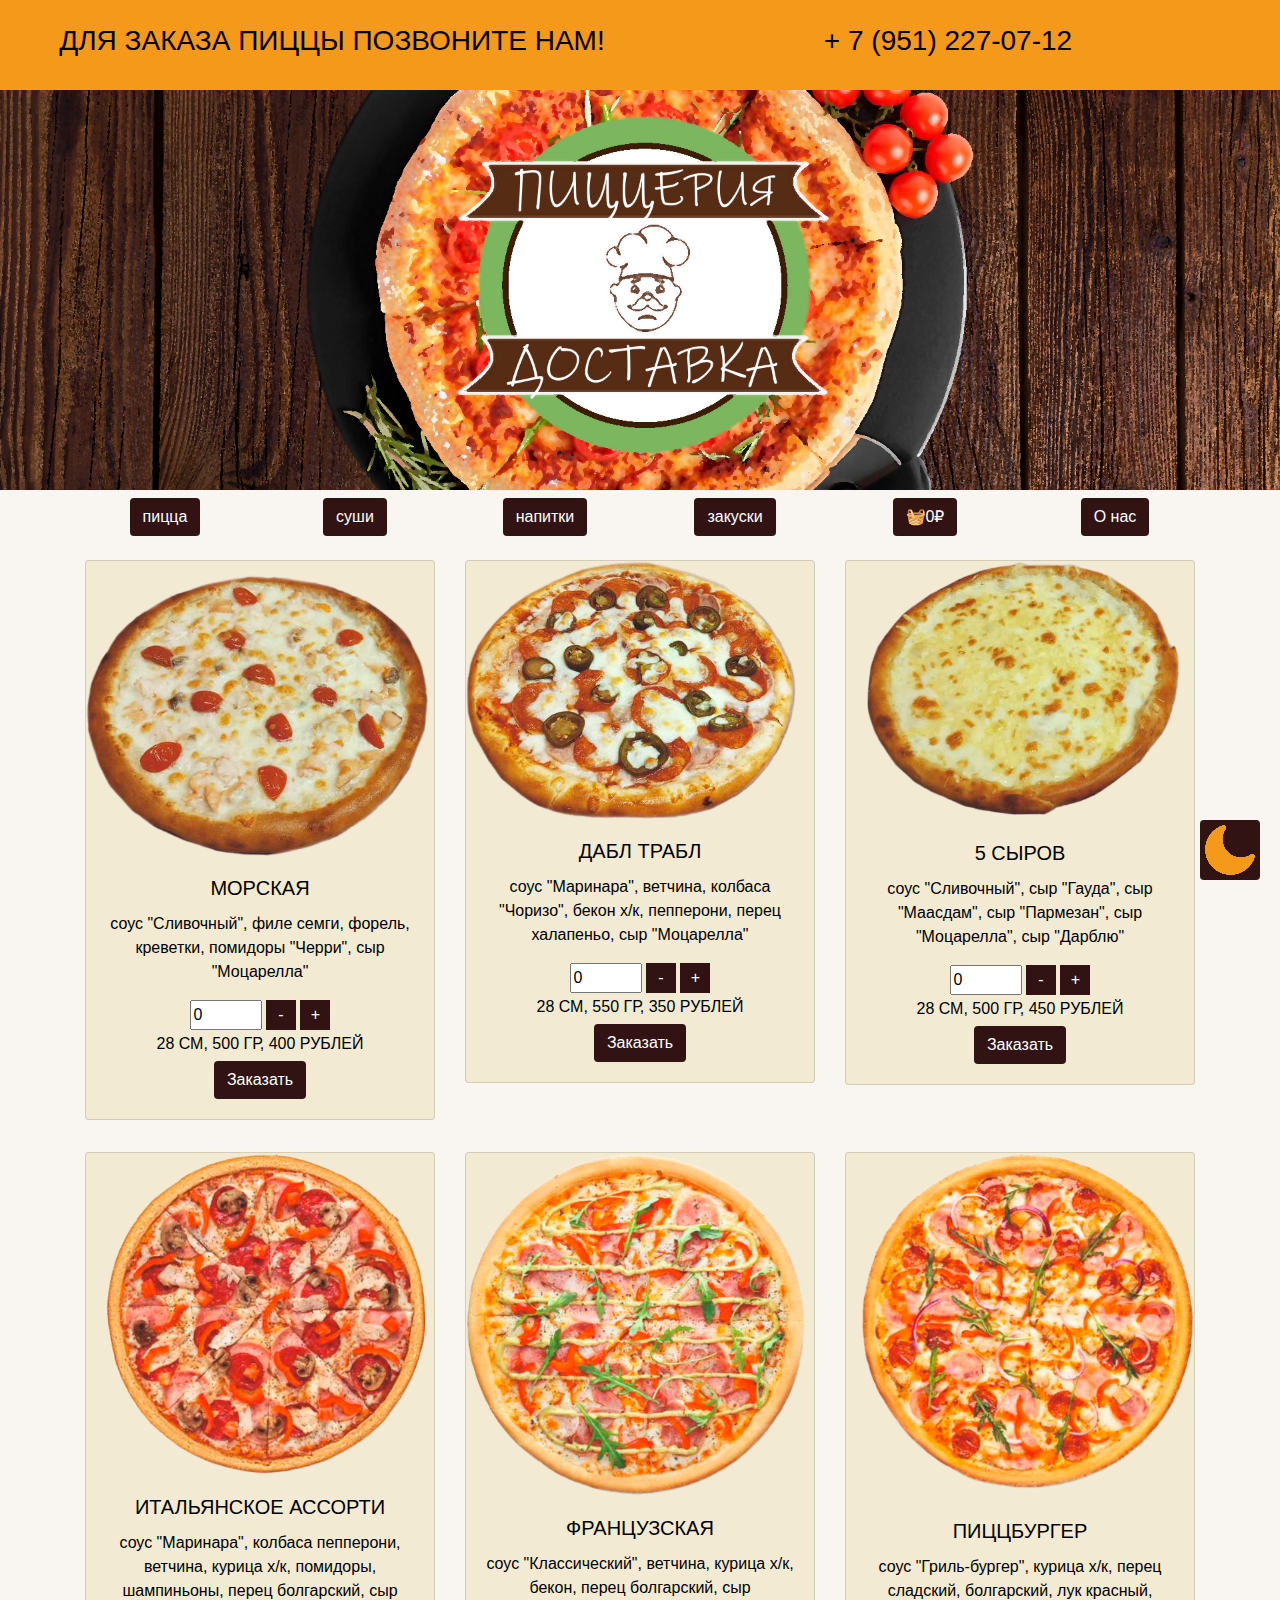
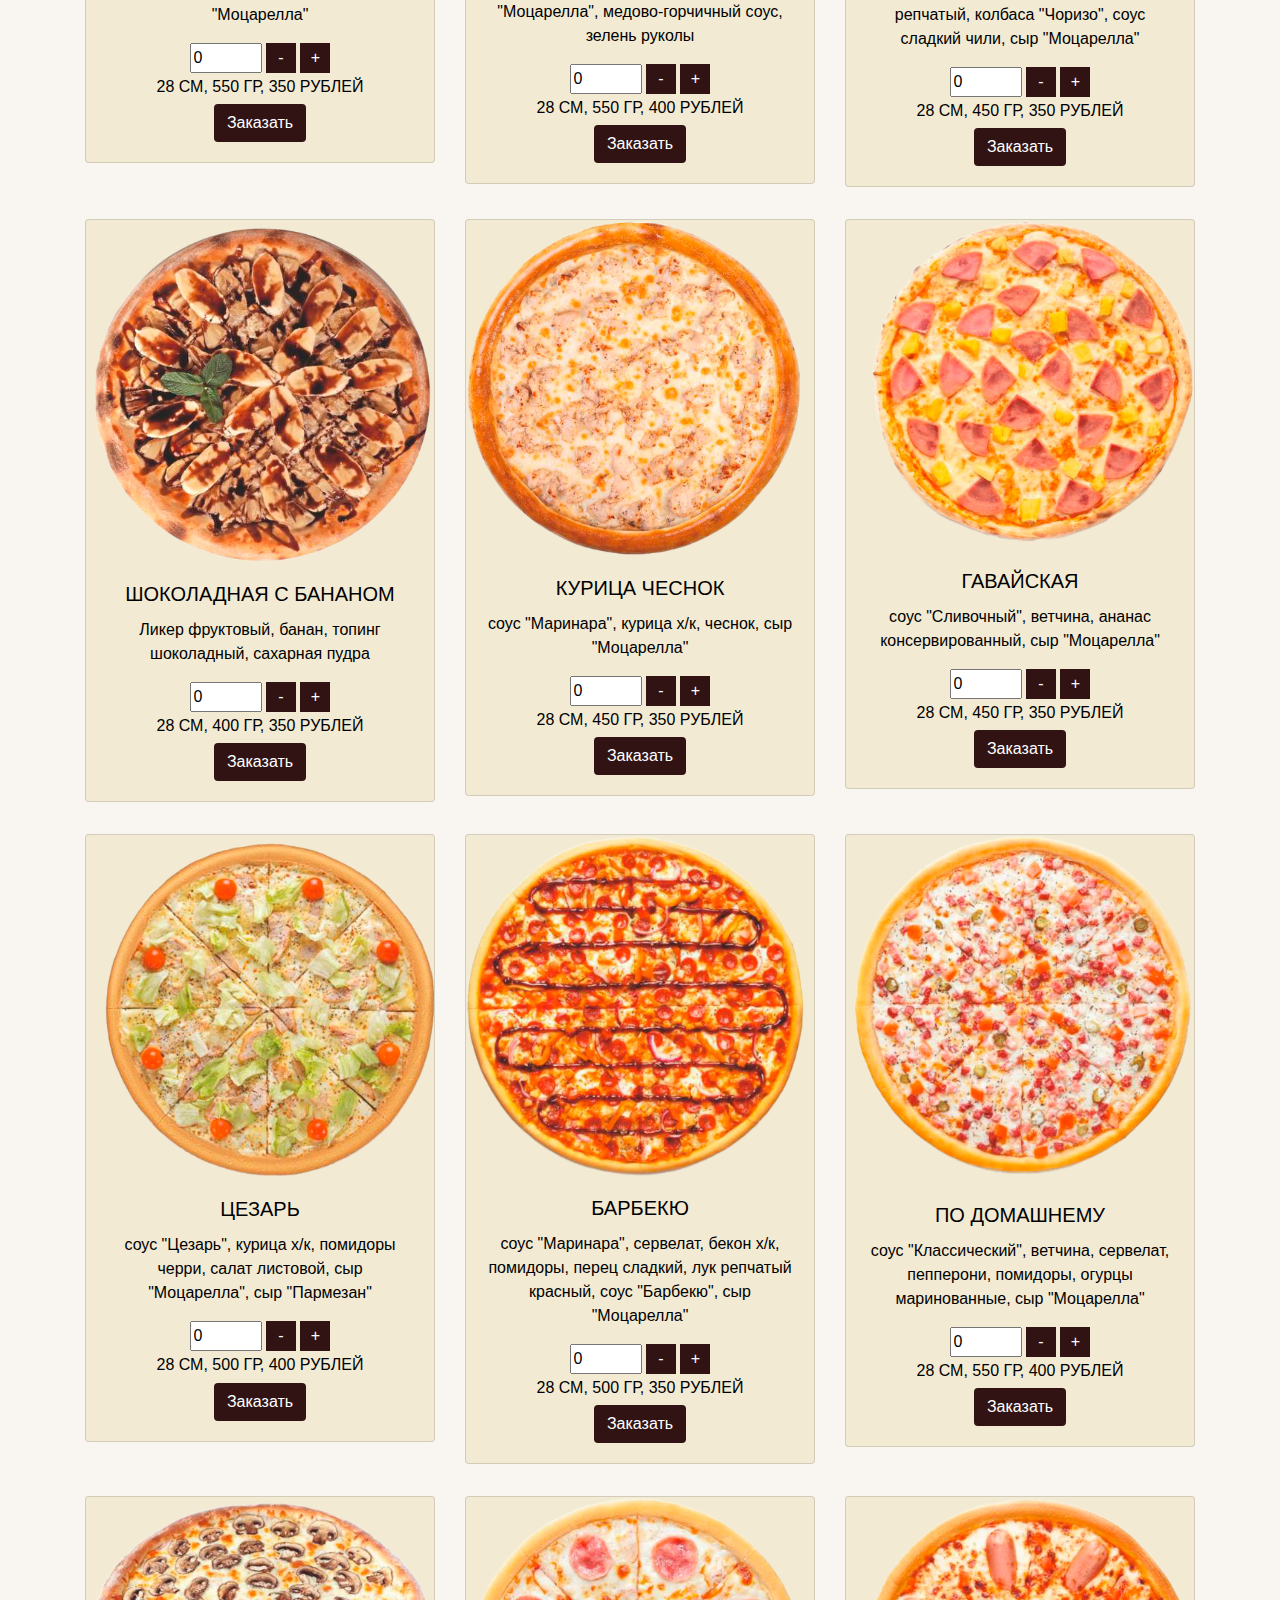
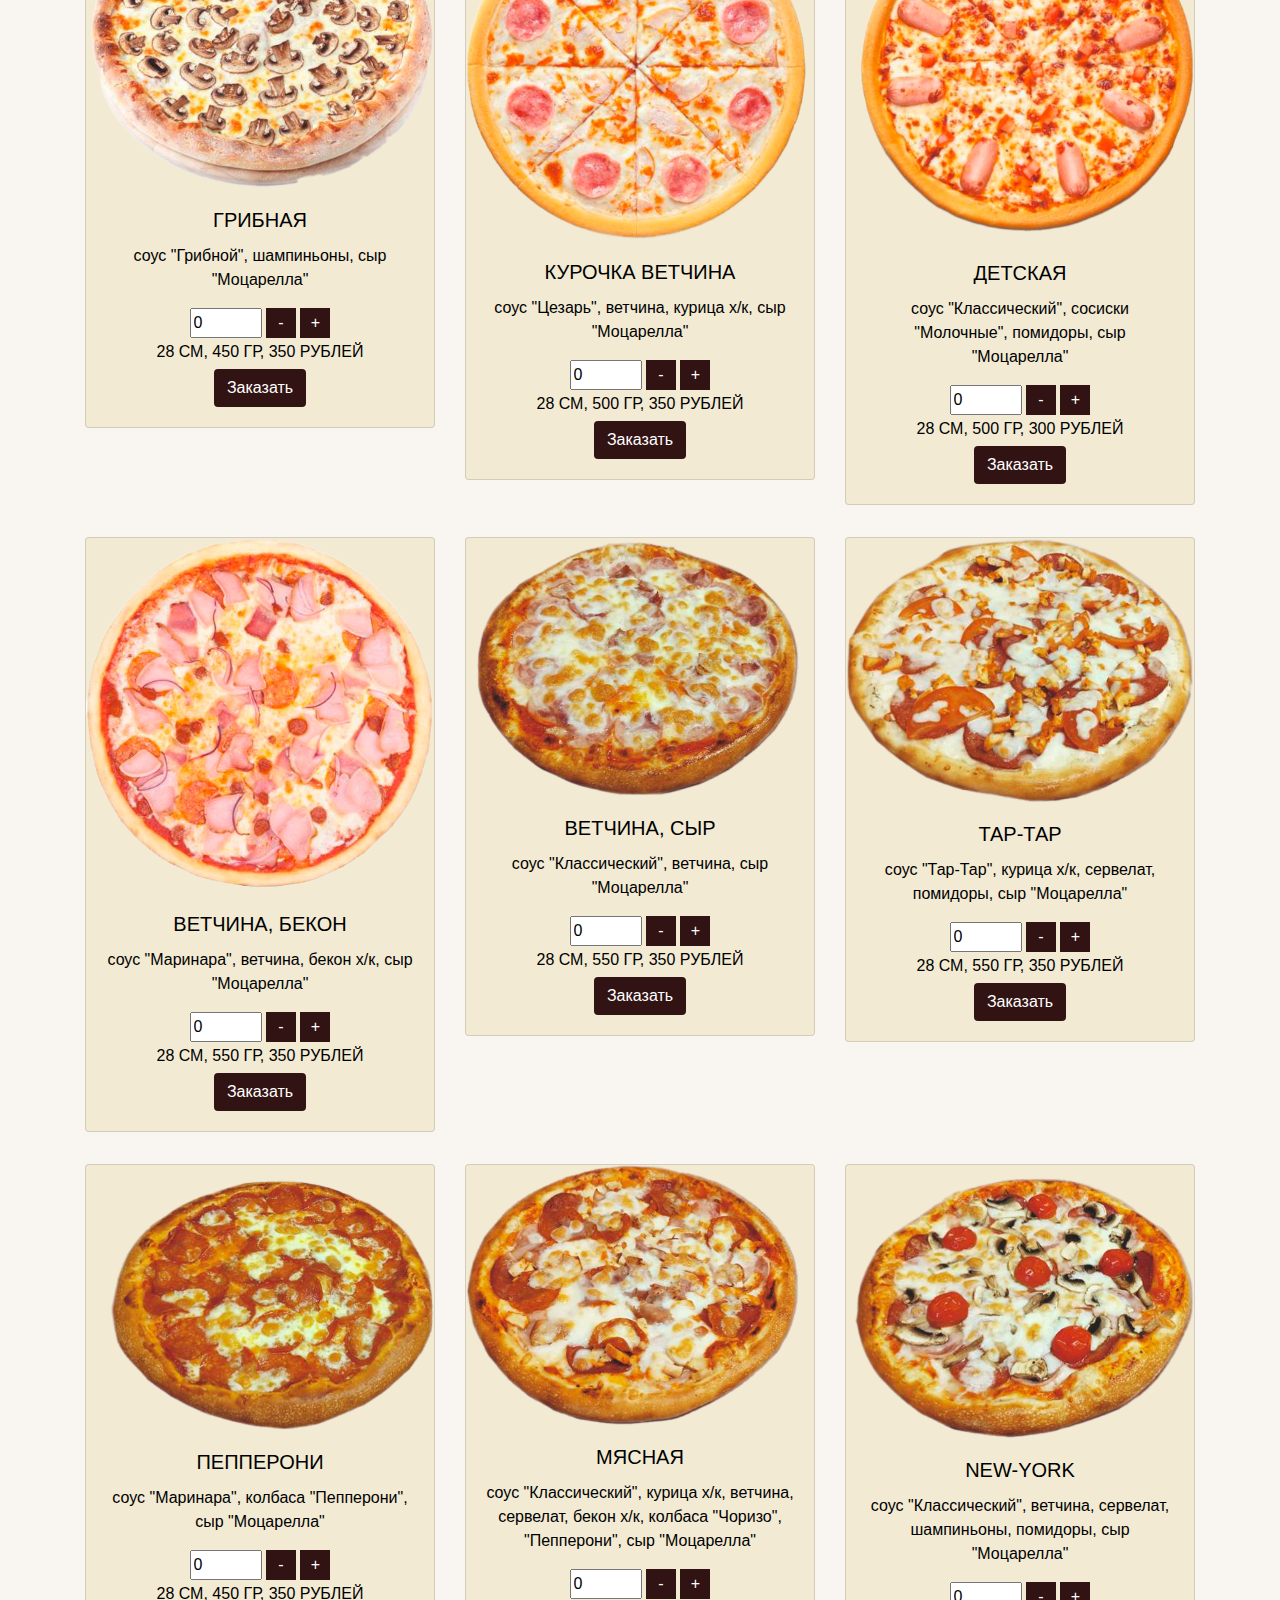
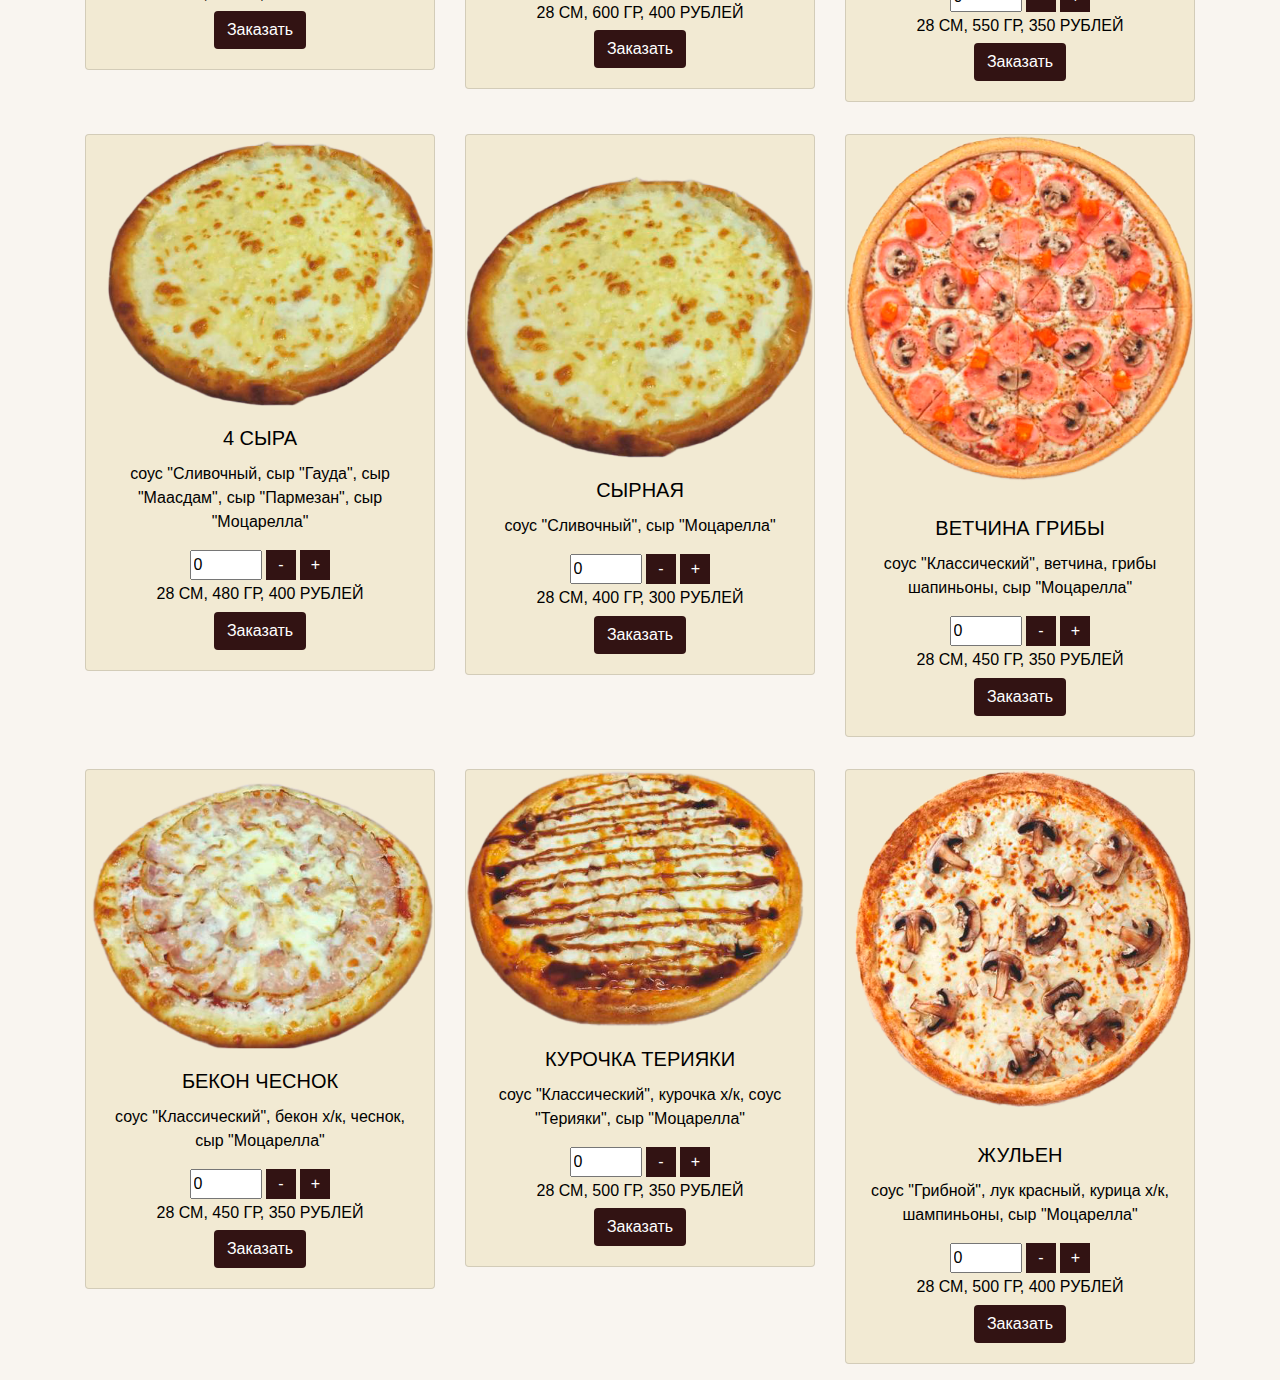
<file: 2/index.html>
<!DOCTYPE html>
<html lang="ru">

<head>
  <meta charset="UTF-8">
  <meta http-equiv="X-UA-Compatible" content="IE=edge">
  <meta name="viewport" content="width=device-width, initial-scale=1.0">
  <link type="image/png" rel="icon" href="img/logo.png">
  <link rel="stylesheet" href="style/bootstrap.min.css">
  <link rel="stylesheet" href="style/ARD-style.css">
  <link rel="stylesheet" href="style/style_light.css" id="theme-link">
  <title>пиццерия</title>
</head>

<body class="main-color">
  <div>
    <button class="btn btn-color theme-btn theme-button p-1" id="theme-button">
      <div class="icon-theme"></div>
    </button>
  </div>

  <div class="container-fluid white">
    <div class="row justify-content-center px-sm-4 hdr-color">

      <div class="col h-header p-4 d-none d-md-block text-center">
        <h3><span>ДЛЯ ЗАКАЗА ПИЦЦЫ ПОЗВОНИТЕ НАМ!</span></h3>
      </div>

      <div class="col p-4 d-none d-md-block text-center">
        <h3><span>+ 7 (951) 227-07-12</span></h3>
      </div>

      <div class="col py-3 d-block d-md-none text-center">
        <h3><span>ДЛЯ ЗАКАЗА ПИЦЦЫ ПОЗВОНИТЕ НАМ!</span></h3>
        <a href="tel:+79512270712" class="btn btn-color">
          <h3><span>+79512270712</span></h3>
        </a>
      </div>

    </div>
  </div>

  <div class="img-main">
  </div>

  <div class="modal fade" id="exampleModal" tabindex="-1" aria-labelledby="exampleModalLabel" aria-hidden="true">
    <div class="modal-dialog">
      <div class="modal-content">
        <div class="modal-header hdr-modal-color">
          <h5 class="modal-title" id="exampleModalLabel">Инструкция</h5>
          <button type="button" class="close" data-dismiss="modal" aria-label="Close">
            <span aria-hidden="true">&times;</span>
          </button>
        </div>
        <div class="modal-body main-modal-color">
          <p class="d-block d-md-none">Чтобы заказать пиццу следуйте инструкции: <br> 1) Позвоните на номер <a
              href="tel:+79512270712"><span>+79512270712</span></a>. <br> 2) Скажите какую пиццу хотите заказать. <br>
              3) Через 15-20 минут пицца будет готова.</p>
          <p class="d-none d-md-block">Чтобы заказать пиццу следуйте инструкции: <br> 1) Позвоните на номер
            <span>+79512270712</span>. <br> 2) Скажите какую пиццу хотите заказать. <br> 3) Через 15-20 минут пицца будет готова.</p>
        </div>
        <div class="modal-footer main-modal-color">
          <button type="button" class="btn btn-color" data-dismiss="modal">Закрыть</button>
        </div>
      </div>
    </div>
  </div>

  <div class="modal fade" id="exampleModal3" tabindex="-1" aria-labelledby="exampleModalLabel3" aria-hidden="true">
    <div class="modal-dialog">
      <div class="modal-content">
        <div class="modal-header hdr-modal-color">
          <h5 class="modal-title" id="exampleModalLabel">Инструкция</h5>
          <button type="button" class="close" data-dismiss="modal" aria-label="Close">
            <span aria-hidden="true">&times;</span>
          </button>
        </div>
        <div class="modal-body main-modal-color">
          <p class="d-block d-md-none">Чтобы заказать суши следуйте инструкции: <br> 1) Позвоните на номер <a
              href="tel:+79512270712"><span>+79512270712</span></a>. <br> 2) Скажите какие суши хотите заказать и в каком количестве. <br>
              3) Через 15-20 минут суши будут готовы.</p>
          <p class="d-none d-md-block">Чтобы заказать суши следуйте инструкции: <br> 1) Позвоните на номер <span>+79512270712</span>. <br> 2) Скажите какие суши хотите заказать и в каком количестве. <br>
              3) Через 15-20 минут суши будут готовы.</p>
        </div>
        <div class="modal-footer main-modal-color">
          <button type="button" class="btn btn-color" data-dismiss="modal">Закрыть</button>
        </div>
      </div>
    </div>
  </div>

  <div class="modal fade" id="exampleModal4" tabindex="-1" aria-labelledby="exampleModalLabel4" aria-hidden="true">
    <div class="modal-dialog">
      <div class="modal-content">
        <div class="modal-header hdr-modal-color">
          <h5 class="modal-title" id="exampleModalLabel">Инструкция</h5>
          <button type="button" class="close" data-dismiss="modal" aria-label="Close">
            <span aria-hidden="true">&times;</span>
          </button>
        </div>
        <div class="modal-body main-modal-color">
          <p>Чтобы заказать молочный коктейль приходите к нам в пиццерию.</p>
        </div>
        <div class="modal-footer main-modal-color">
          <button type="button" class="btn btn-color" data-dismiss="modal">Закрыть</button>
        </div>
      </div>
    </div>
  </div>

  <div class="modal fade" id="exampleModal5" tabindex="-1" aria-labelledby="exampleModalLabel5" aria-hidden="true">
    <div class="modal-dialog">
      <div class="modal-content">
        <div class="modal-header hdr-modal-color">
          <h5 class="modal-title" id="exampleModalLabel">Инструкция</h5>
          <button type="button" class="close" data-dismiss="modal" aria-label="Close">
            <span aria-hidden="true">&times;</span>
          </button>
        </div>
        <div class="modal-body main-modal-color">
          <p>Чтобы заказать картошку приходите к нам в пиццерию.</p>
        </div>
        <div class="modal-footer main-modal-color">
          <button type="button" class="btn btn-color" data-dismiss="modal">Закрыть</button>
        </div>
      </div>
    </div>
  </div>

  <div class="modal fade" id="exampleModal2" tabindex="-1" aria-labelledby="exampleModalLabel" aria-hidden="true">
    <div class="modal-dialog">
      <div class="modal-content">
        <div class="modal-header hdr-modal-color">
          <h5 class="modal-title" id="exampleModalLabel2">О нас</h5>
          <button type="button" class="close" data-dismiss="modal" aria-label="Close">
            <span aria-hidden="true">&times;</span>
          </button>
        </div>
        <div class="modal-body main-modal-color text-center">
          <div class="row">
            <div class="col"><h5>Режим работы: <br> Пн-Пт 11-20 <br> Сб-Вс 11-18</h5></div>
            <div class="col"><h5>Адрес: <br> Доватора, 7  <br> ​Бабанаково, Белово, <br> Кемеровская область.</h5></div>
          </div>
        </div>
        <div class="modal-footer main-modal-color">
          <button type="button" class="btn btn-color" data-dismiss="modal">Закрыть</button>
        </div>
      </div>
    </div>
  </div>

  <div class="container">
    <div class="row text-center">
      <div class="col py-2"><button class="btn btn-color" onclick="showMenu('menu1')">пицца</button></div>
      <div class="col py-2"><button class="btn btn-color" onclick="showMenu('menu2')">суши</button></div>
      <div class="col py-2"><button class="btn btn-color" onclick="showMenu('menu3')">напитки</button></div>
      <div class="col py-2"><button class="btn btn-color" onclick="showMenu('menu4')">закуски</button></div>
      <div class="col py-2"><button class="btn btn-color">&#129530;<span id="total-price">0</span>₽</button></div>
      <div class="col py-2"><button class="text-center btn btn-color" type="button" data-toggle="modal" data-target="#exampleModal2">О нас</button></div>
    </div>
  </div>

  <div class="container" id="menu1">
    <div class="row">

      <div class="col-12 col-md-6 col-lg-4 py-3">
        <div class="card text-center card-color">
          <img src="img/1.png" class="card-img-top" alt="example_1">
          <div class="card-body product-card">
            <h5 class="card-title">МОРСКАЯ</h5>
            <p class="card-text">соус "Сливочный", филе семги, форель, креветки, помидоры "Черри", сыр "Моцарелла"</p>
            <input class="product-quantity mb-1" type="number" max="256" value="0" min="0" oninput="calculateTotalPrice()">
        <button onclick="decreaseQuantity(this)" class="plus">-</button>
        <button onclick="increaseQuantity(this)" class="minus">+</button>
            <h6>28 СМ, 500 ГР, <span class="product-price">400</span> РУБЛЕЙ</h6>
            <button type="button" class="btn btn-color" data-toggle="modal" data-target="#exampleModal">Заказать</button>
          </div>
        </div>
      </div>

      <div class="col-12 col-md-6 col-lg-4 py-3">
        <div class="card text-center card-color">
          <img src="img/2.png" class="card-img-top" alt="example_2">
          <div class="card-body product-card">
            <h5 class="card-title">ДАБЛ ТРАБЛ</h5>
            <p class="card-text">соус "Маринара", ветчина, колбаса "Чоризо", бекон х/к, пепперони, перец халапеньо, сыр
              "Моцарелла"</p>
            <input class="product-quantity mb-1" type="number" max="256" value="0" min="0" oninput="calculateTotalPrice()">
        <button onclick="decreaseQuantity(this)" class="plus">-</button>
        <button onclick="increaseQuantity(this)" class="minus">+</button>
            <h6>28 СМ, 550 ГР, <span class="product-price">350</span> РУБЛЕЙ</h6>
            <button type="button" class="btn btn-color" data-toggle="modal" data-target="#exampleModal">Заказать</button>
          </div>
        </div>
      </div>

      <div class="col-12 col-md-6 col-lg-4 py-3">
        <div class="card text-center card-color">
          <img src="img/3.png" class="card-img-top" alt="example_3">
          <div class="card-body product-card">
            <h5 class="card-title">5 СЫРОВ</h5>
            <p class="card-text">соус "Сливочный", сыр "Гауда", сыр "Маасдам", сыр "Пармезан", сыр "Моцарелла", сыр
              "Дарблю"</p>
            <input class="product-quantity mb-1" type="number" max="256" value="0" min="0" oninput="calculateTotalPrice()">
        <button onclick="decreaseQuantity(this)" class="plus">-</button>
        <button onclick="increaseQuantity(this)" class="minus">+</button>
            <h6>28 СМ, 500 ГР, <span class="product-price">450</span> РУБЛЕЙ</h6>
            <button type="button" class="btn btn-color" data-toggle="modal" data-target="#exampleModal">Заказать</button>
          </div>
        </div>
      </div>

      <div class="col-12 col-md-6 col-lg-4 py-3">
        <div class="card text-center card-color">
          <img src="img/4.png" class="card-img-top" alt="example_4">
          <div class="card-body product-card">
            <h5 class="card-title">ИТАЛЬЯНСКОЕ АССОРТИ</h5>
            <p class="card-text">соус "Маринара", колбаса пепперони, ветчина, курица х/к, помидоры, шампиньоны, перец
              болгарский, сыр "Моцарелла"</p>
            <input class="product-quantity mb-1" type="number" max="256" value="0" min="0" oninput="calculateTotalPrice()">
        <button onclick="decreaseQuantity(this)" class="plus">-</button>
        <button onclick="increaseQuantity(this)" class="minus">+</button>
            <h6>28 СМ, 550 ГР, <span class="product-price">350</span> РУБЛЕЙ</h6>
            <button type="button" class="btn btn-color" data-toggle="modal" data-target="#exampleModal">Заказать</button>
          </div>
        </div>
      </div>

      <div class="col-12 col-md-6 col-lg-4 py-3">
        <div class="card text-center card-color">
          <img src="img/5.png" class="card-img-top" alt="example_5">
          <div class="card-body product-card">
            <h5 class="card-title">ФРАНЦУЗСКАЯ</h5>
            <p class="card-text">соус "Классический", ветчина, курица х/к, бекон, перец болгарский, сыр "Моцарелла",
              медово-горчичный соус, зелень руколы</p>
            <input class="product-quantity mb-1" type="number" max="256" value="0" min="0" oninput="calculateTotalPrice()">
        <button onclick="decreaseQuantity(this)" class="plus">-</button>
        <button onclick="increaseQuantity(this)" class="minus">+</button>
            <h6>28 СМ, 550 ГР, <span class="product-price">400</span> РУБЛЕЙ</h6>
            <button type="button" class="btn btn-color" data-toggle="modal" data-target="#exampleModal">Заказать</button>
          </div>
        </div>
      </div>

      <div class="col-12 col-md-6 col-lg-4 py-3">
        <div class="card text-center card-color">
          <img src="img/6.png" class="card-img-top" alt="example_6">
          <div class="card-body product-card">
            <h5 class="card-title">ПИЦЦБУРГЕР</h5>
            <p class="card-text">соус "Гриль-бургер", курица х/к, перец сладский, болгарский, лук красный, репчатый,
              колбаса "Чоризо", соус сладкий чили, сыр "Моцарелла"</p>
            <input class="product-quantity mb-1" type="number" max="256" value="0" min="0" oninput="calculateTotalPrice()">
        <button onclick="decreaseQuantity(this)" class="plus">-</button>
        <button onclick="increaseQuantity(this)" class="minus">+</button>
            <h6>28 СМ, 450 ГР, <span class="product-price">350</span> РУБЛЕЙ</h6>
            <button type="button" class="btn btn-color" data-toggle="modal" data-target="#exampleModal">Заказать</button>
          </div>
        </div>
      </div>

      <div class="col-12 col-md-6 col-lg-4 py-3">
        <div class="card text-center card-color">
          <img src="img/7.png" class="card-img-top" alt="example_7">
          <div class="card-body product-card">
            <h5 class="card-title">ШОКОЛАДНАЯ С БАНАНОМ</h5>
            <p class="card-text">Ликер фруктовый, банан, топинг шоколадный, сахарная пудра</p>
            <input class="product-quantity mb-1" type="number" max="256" value="0" min="0" oninput="calculateTotalPrice()">
        <button onclick="decreaseQuantity(this)" class="plus">-</button>
        <button onclick="increaseQuantity(this)" class="minus">+</button>
            <h6>28 СМ, 400 ГР, <span class="product-price">350</span> РУБЛЕЙ</h6>
            <button type="button" class="btn btn-color" data-toggle="modal" data-target="#exampleModal">Заказать</button>
          </div>
        </div>
      </div>

      <div class="col-12 col-md-6 col-lg-4 py-3">
        <div class="card text-center card-color">
          <img src="img/8.png" class="card-img-top" alt="example_8">
          <div class="card-body product-card">
            <h5 class="card-title">КУРИЦА ЧЕСНОК</h5>
            <p class="card-text">соус "Маринара", курица х/к, чеснок, сыр "Моцарелла"</p>
            <input class="product-quantity mb-1" type="number" max="256" value="0" min="0" oninput="calculateTotalPrice()">
        <button onclick="decreaseQuantity(this)" class="plus">-</button>
        <button onclick="increaseQuantity(this)" class="minus">+</button>
            <h6>28 СМ, 450 ГР, <span class="product-price">350</span> РУБЛЕЙ</h6>
            <button type="button" class="btn btn-color" data-toggle="modal" data-target="#exampleModal">Заказать</button>
          </div>
        </div>
      </div>

      <div class="col-12 col-md-6 col-lg-4 py-3">
        <div class="card text-center card-color">
          <img src="img/9.png" class="card-img-top" alt="example_9">
          <div class="card-body product-card">
            <h5 class="card-title">ГАВАЙСКАЯ</h5>
            <p class="card-text">соус "Сливочный", ветчина, ананас консервированный, сыр "Моцарелла"</p>
            <input class="product-quantity mb-1" type="number" max="256" value="0" min="0" oninput="calculateTotalPrice()">
        <button onclick="decreaseQuantity(this)" class="plus">-</button>
        <button onclick="increaseQuantity(this)" class="minus">+</button>
            <h6>28 СМ, 450 ГР, <span class="product-price">350</span> РУБЛЕЙ</h6>
            <button type="button" class="btn btn-color" data-toggle="modal" data-target="#exampleModal">Заказать</button>
          </div>
        </div>
      </div>

      <div class="col-12 col-md-6 col-lg-4 py-3">
        <div class="card text-center card-color">
          <img src="img/10.png" class="card-img-top" alt="example_10">
          <div class="card-body product-card">
            <h5 class="card-title">ЦЕЗАРЬ</h5>
            <p class="card-text">соус "Цезарь", курица х/к, помидоры черри, салат листовой, сыр "Моцарелла", сыр
              "Пармезан"</p>
            <input class="product-quantity mb-1" type="number" max="256" value="0" min="0" oninput="calculateTotalPrice()">
        <button onclick="decreaseQuantity(this)" class="plus">-</button>
        <button onclick="increaseQuantity(this)" class="minus">+</button>
            <h6>28 СМ, 500 ГР, <span class="product-price">400</span> РУБЛЕЙ</h6>
            <button type="button" class="btn btn-color" data-toggle="modal" data-target="#exampleModal">Заказать</button>
          </div>
        </div>
      </div>

      <div class="col-12 col-md-6 col-lg-4 py-3">
        <div class="card text-center card-color">
          <img src="img/11.png" class="card-img-top" alt="example_11">
          <div class="card-body product-card">
            <h5 class="card-title">БАРБЕКЮ</h5>
            <p class="card-text">соус "Маринара", сервелат, бекон х/к, помидоры, перец сладкий, лук репчатый красный,
              соус "Барбекю", сыр "Моцарелла"</p>
            <input class="product-quantity mb-1" type="number" max="256" value="0" min="0" oninput="calculateTotalPrice()">
        <button onclick="decreaseQuantity(this)" class="plus">-</button>
        <button onclick="increaseQuantity(this)" class="minus">+</button>
            <h6>28 СМ, 500 ГР, <span class="product-price">350</span> РУБЛЕЙ</h6>
            <button type="button" class="btn btn-color" data-toggle="modal" data-target="#exampleModal">Заказать</button>
          </div>
        </div>
      </div>

      <div class="col-12 col-md-6 col-lg-4 py-3">
        <div class="card text-center card-color">
          <img src="img/12.png" class="card-img-top" alt="example_12">
          <div class="card-body product-card">
            <h5 class="card-title">ПО ДОМАШНЕМУ</h5>
            <p class="card-text">соус "Классический", ветчина, сервелат, пепперони, помидоры, огурцы маринованные, сыр
              "Моцарелла"</p>
            <input class="product-quantity mb-1" type="number" max="256" value="0" min="0" oninput="calculateTotalPrice()">
        <button onclick="decreaseQuantity(this)" class="plus">-</button>
        <button onclick="increaseQuantity(this)" class="minus">+</button>
            <h6>28 СМ, 550 ГР, <span class="product-price">400</span> РУБЛЕЙ</h6>
            <button type="button" class="btn btn-color" data-toggle="modal" data-target="#exampleModal">Заказать</button>
          </div>
        </div>
      </div>

      <div class="col-12 col-md-6 col-lg-4 py-3">
        <div class="card text-center card-color">
          <img src="img/13.png" class="card-img-top" alt="example_13">
          <div class="card-body product-card">
            <h5 class="card-title">ГРИБНАЯ</h5>
            <p class="card-text">соус "Грибной", шампиньоны, сыр "Моцарелла"</p>
            <input class="product-quantity mb-1" type="number" max="256" value="0" min="0" oninput="calculateTotalPrice()">
        <button onclick="decreaseQuantity(this)" class="plus">-</button>
        <button onclick="increaseQuantity(this)" class="minus">+</button>
            <h6>28 СМ, 450 ГР, <span class="product-price">350</span> РУБЛЕЙ</h6>
            <button type="button" class="btn btn-color" data-toggle="modal" data-target="#exampleModal">Заказать</button>
          </div>
        </div>
      </div>

      <div class="col-12 col-md-6 col-lg-4 py-3">
        <div class="card text-center card-color">
          <img src="img/14.png" class="card-img-top" alt="example_14">
          <div class="card-body product-card">
            <h5 class="card-title">КУРОЧКА ВЕТЧИНА</h5>
            <p class="card-text">соус "Цезарь", ветчина, курица х/к, сыр "Моцарелла"</p>
            <input class="product-quantity mb-1" type="number" max="256" value="0" min="0" oninput="calculateTotalPrice()">
        <button onclick="decreaseQuantity(this)" class="plus">-</button>
        <button onclick="increaseQuantity(this)" class="minus">+</button>
            <h6>28 СМ, 500 ГР, <span class="product-price">350</span> РУБЛЕЙ</h6>
            <button type="button" class="btn btn-color" data-toggle="modal" data-target="#exampleModal">Заказать</button>
          </div>
        </div>
      </div>

      <div class="col-12 col-md-6 col-lg-4 py-3">
        <div class="card text-center card-color">
          <img src="img/15.png" class="card-img-top" alt="example_15">
          <div class="card-body product-card">
            <h5 class="card-title">ДЕТСКАЯ</h5>
            <p class="card-text">соус "Классический", сосиски "Молочные", помидоры, сыр "Моцарелла"</p>
            <input class="product-quantity mb-1" type="number" max="256" value="0" min="0" oninput="calculateTotalPrice()">
        <button onclick="decreaseQuantity(this)" class="plus">-</button>
        <button onclick="increaseQuantity(this)" class="minus">+</button>
            <h6>28 СМ, 500 ГР, <span class="product-price">300</span> РУБЛЕЙ</h6>
            <button type="button" class="btn btn-color" data-toggle="modal" data-target="#exampleModal">Заказать</button>
          </div>
        </div>
      </div>

      <div class="col-12 col-md-6 col-lg-4 py-3">
        <div class="card text-center card-color">
          <img src="img/16.png" class="card-img-top" alt="example_16">
          <div class="card-body product-card">
            <h5 class="card-title">ВЕТЧИНА, БЕКОН</h5>
            <p class="card-text">соус "Маринара", ветчина, бекон х/к, сыр "Моцарелла"</p>
            <input class="product-quantity mb-1" type="number" max="256" value="0" min="0" oninput="calculateTotalPrice()">
        <button onclick="decreaseQuantity(this)" class="plus">-</button>
        <button onclick="increaseQuantity(this)" class="minus">+</button>
            <h6>28 СМ, 550 ГР, <span class="product-price">350</span> РУБЛЕЙ</h6>
            <button type="button" class="btn btn-color" data-toggle="modal" data-target="#exampleModal">Заказать</button>
          </div>
        </div>
      </div>

      <div class="col-12 col-md-6 col-lg-4 py-3">
        <div class="card text-center card-color">
          <img src="img/17.png" class="card-img-top" alt="example_17">
          <div class="card-body product-card">
            <h5 class="card-title">ВЕТЧИНА, СЫР</h5>
            <p class="card-text">соус "Классический", ветчина, сыр "Моцарелла"</p>
            <input class="product-quantity mb-1" type="number" max="256" value="0" min="0" oninput="calculateTotalPrice()">
        <button onclick="decreaseQuantity(this)" class="plus">-</button>
        <button onclick="increaseQuantity(this)" class="minus">+</button>
            <h6>28 СМ, 550 ГР, <span class="product-price">350</span> РУБЛЕЙ</h6>
            <button type="button" class="btn btn-color" data-toggle="modal" data-target="#exampleModal">Заказать</button>
          </div>
        </div>
      </div>

      <div class="col-12 col-md-6 col-lg-4 py-3">
        <div class="card text-center card-color">
          <img src="img/18.png" class="card-img-top" alt="example_18">
          <div class="card-body product-card">
            <h5 class="card-title">ТАР-ТАР</h5>
            <p class="card-text">соус "Тар-Тар", курица х/к, сервелат, помидоры, сыр "Моцарелла"</p>
            <input class="product-quantity mb-1" type="number" max="256" value="0" min="0" oninput="calculateTotalPrice()">
        <button onclick="decreaseQuantity(this)" class="plus">-</button>
        <button onclick="increaseQuantity(this)" class="minus">+</button>
            <h6>28 СМ, 550 ГР, <span class="product-price">350</span> РУБЛЕЙ</h6>
            <button type="button" class="btn btn-color" data-toggle="modal" data-target="#exampleModal">Заказать</button>
          </div>
        </div>
      </div>

      <div class="col-12 col-md-6 col-lg-4 py-3">
        <div class="card text-center card-color">
          <img src="img/19.png" class="card-img-top" alt="example_19">
          <div class="card-body product-card">
            <h5 class="card-title">ПЕППЕРОНИ</h5>
            <p class="card-text">соус "Маринара", колбаса "Пепперони", сыр "Моцарелла"</p>
            <input class="product-quantity mb-1" type="number" max="256" value="0" min="0" oninput="calculateTotalPrice()">
        <button onclick="decreaseQuantity(this)" class="plus">-</button>
        <button onclick="increaseQuantity(this)" class="minus">+</button>
            <h6>28 СМ, 450 ГР, <span class="product-price">350</span> РУБЛЕЙ</h6>
            <button type="button" class="btn btn-color" data-toggle="modal" data-target="#exampleModal">Заказать</button>
          </div>
        </div>
      </div>

      <div class="col-12 col-md-6 col-lg-4 py-3">
        <div class="card text-center card-color">
          <img src="img/20.png" class="card-img-top" alt="example_20">
          <div class="card-body product-card">
            <h5 class="card-title">МЯСНАЯ</h5>
            <p class="card-text">соус "Классический", курица х/к, ветчина, сервелат, бекон х/к, колбаса "Чоризо",
              "Пепперони", сыр "Моцарелла"</p>
            <input class="product-quantity mb-1" type="number" max="256" value="0" min="0" oninput="calculateTotalPrice()">
        <button onclick="decreaseQuantity(this)" class="plus">-</button>
        <button onclick="increaseQuantity(this)" class="minus">+</button>
            <h6>28 СМ, 600 ГР, <span class="product-price">400</span> РУБЛЕЙ</h6>
            <button type="button" class="btn btn-color" data-toggle="modal" data-target="#exampleModal">Заказать</button>
          </div>
        </div>
      </div>

      <div class="col-12 col-md-6 col-lg-4 py-3">
        <div class="card text-center card-color">
          <img src="img/21.png" class="card-img-top" alt="example_21">
          <div class="card-body product-card">
            <h5 class="card-title">NEW-YORK</h5>
            <p class="card-text">соус "Классический", ветчина, сервелат, шампиньоны, помидоры, сыр "Моцарелла"</p>
            <input class="product-quantity mb-1" type="number" max="256" value="0" min="0" oninput="calculateTotalPrice()">
        <button onclick="decreaseQuantity(this)" class="plus">-</button>
        <button onclick="increaseQuantity(this)" class="minus">+</button>
            <h6>28 СМ, 550 ГР, <span class="product-price">350</span> РУБЛЕЙ</h6>
            <button type="button" class="btn btn-color" data-toggle="modal" data-target="#exampleModal">Заказать</button>
          </div>
        </div>
      </div>

      <div class="col-12 col-md-6 col-lg-4 py-3">
        <div class="card text-center card-color">
          <img src="img/22.png" class="card-img-top" alt="example_22">
          <div class="card-body product-card">
            <h5 class="card-title">4 СЫРА</h5>
            <p class="card-text">соус "Сливочный, сыр "Гауда", сыр "Маасдам", сыр "Пармезан", сыр "Моцарелла"</p>
            <input class="product-quantity mb-1" type="number" max="256" value="0" min="0" oninput="calculateTotalPrice()">
        <button onclick="decreaseQuantity(this)" class="plus">-</button>
        <button onclick="increaseQuantity(this)" class="minus">+</button>
            <h6>28 СМ, 480 ГР, <span class="product-price">400</span> РУБЛЕЙ</h6>
            <button type="button" class="btn btn-color" data-toggle="modal" data-target="#exampleModal">Заказать</button>
          </div>
        </div>
      </div>

      <div class="col-12 col-md-6 col-lg-4 py-3">
        <div class="card text-center card-color">
          <img src="img/23.png" class="card-img-top" alt="example_23">
          <div class="card-body product-card">
            <h5 class="card-title">СЫРНАЯ</h5>
            <p class="card-text">соус "Сливочный", сыр "Моцарелла"</p>
            <input class="product-quantity mb-1" type="number" max="256" value="0" min="0" oninput="calculateTotalPrice()">
        <button onclick="decreaseQuantity(this)" class="plus">-</button>
        <button onclick="increaseQuantity(this)" class="minus">+</button>
            <h6>28 СМ, 400 ГР, <span class="product-price">300</span> РУБЛЕЙ</h6>
            <button type="button" class="btn btn-color" data-toggle="modal" data-target="#exampleModal">Заказать</button>
          </div>
        </div>
      </div>

      <div class="col-12 col-md-6 col-lg-4 py-3">
        <div class="card text-center card-color">
          <img src="img/24.png" class="card-img-top" alt="example_24">
          <div class="card-body product-card">
            <h5 class="card-title">ВЕТЧИНА ГРИБЫ</h5>
            <p class="card-text">соус "Классический", ветчина, грибы шапиньоны, сыр "Моцарелла"</p>
            <input class="product-quantity mb-1" type="number" max="256" value="0" min="0" oninput="calculateTotalPrice()">
        <button onclick="decreaseQuantity(this)" class="plus">-</button>
        <button onclick="increaseQuantity(this)" class="minus">+</button>
            <h6>28 СМ, 450 ГР, <span class="product-price">350</span> РУБЛЕЙ</h6>
            <button type="button" class="btn btn-color" data-toggle="modal" data-target="#exampleModal">Заказать</button>
          </div>
        </div>
      </div>

      <div class="col-12 col-md-6 col-lg-4 py-3">
        <div class="card text-center card-color">
          <img src="img/25.png" class="card-img-top" alt="example_25">
          <div class="card-body product-card">
            <h5 class="card-title">БЕКОН ЧЕСНОК</h5>
            <p class="card-text">соус "Классический", бекон х/к, чеснок, сыр "Моцарелла"</p>
            <input class="product-quantity mb-1" type="number" max="256" value="0" min="0" oninput="calculateTotalPrice()">
        <button onclick="decreaseQuantity(this)" class="plus">-</button>
        <button onclick="increaseQuantity(this)" class="minus">+</button>
            <h6>28 СМ, 450 ГР, <span class="product-price">350</span> РУБЛЕЙ</h6>
            <button type="button" class="btn btn-color" data-toggle="modal" data-target="#exampleModal">Заказать</button>
          </div>
        </div>
      </div>

      <div class="col-12 col-md-6 col-lg-4 py-3">
        <div class="card text-center card-color">
          <img src="img/26.png" class="card-img-top" alt="example_26">
          <div class="card-body product-card">
            <h5 class="card-title">КУРОЧКА ТЕРИЯКИ</h5>
            <p class="card-text">соус "Классический", курочка х/к, соус "Терияки", сыр "Моцарелла"</p>
            <input class="product-quantity mb-1" type="number" max="256" value="0" min="0" oninput="calculateTotalPrice()">
        <button onclick="decreaseQuantity(this)" class="plus">-</button>
        <button onclick="increaseQuantity(this)" class="minus">+</button>
            <h6>28 СМ, 500 ГР, <span class="product-price">350</span> РУБЛЕЙ</h6>
            <button type="button" class="btn btn-color" data-toggle="modal" data-target="#exampleModal">Заказать</button>
          </div>
        </div>
      </div>

      <div class="col-12 col-md-6 col-lg-4 py-3">
        <div class="card text-center card-color">
          <img src="img/27.png" class="card-img-top" alt="example_27">
          <div class="card-body product-card">
            <h5 class="card-title">ЖУЛЬЕН</h5>
            <p class="card-text">соус "Грибной", лук красный, курица х/к, шампиньоны, сыр "Моцарелла"</p>
            <input class="product-quantity mb-1" type="number" max="256" value="0" min="0" oninput="calculateTotalPrice()">
        <button onclick="decreaseQuantity(this)" class="plus">-</button>
        <button onclick="increaseQuantity(this)" class="minus">+</button>
            <h6>28 СМ, 500 ГР, <span class="product-price">400</span> РУБЛЕЙ</h6>
            <button type="button" class="btn btn-color" data-toggle="modal" data-target="#exampleModal">Заказать</button>
          </div>
        </div>
      </div>

    </div>
  </div>
  <div class="container none" id="menu2">
    <div class="row">

      <div class="col-12 col-md-6 col-lg-4 py-3">
        <div class="card text-center card-color">
          <img src="img/s1.png" class="card-img-top" alt="example_1">
          <div class="card-body product-card">
            <h5 class="card-title">Унаги</h5>
            <p class="card-text">рис,нори,сыр сливочный,огурец,авокадо,угорь копченый,тобико,сыр.</p>
            <input class="product-quantity mb-1" type="number" max="256" value="0" min="0" oninput="calculateTotalPrice()">
        <button onclick="decreaseQuantity(this)" class="plus">-</button>
        <button onclick="increaseQuantity(this)" class="minus">+</button>
            <h6>28 СМ, 500 ГР, <span class="product-price">400</span> РУБЛЕЙ</h6>
            <button type="button" class="btn btn-color" data-toggle="modal" data-target="#exampleModal3">Заказать</button>
          </div>
        </div>
      </div>

      <div class="col-12 col-md-6 col-lg-4 py-3">
        <div class="card text-center card-color">
          <img src="img/s2.png" class="card-img-top" alt="example_1">
          <div class="card-body product-card">
            <h5 class="card-title">Калифорния в кунжуте</h5>
            <p class="card-text">рис, нори, креветка, сыр филадельфия, огурец, кунжут.</p>
            <input class="product-quantity mb-1" type="number" max="256" value="0" min="0" oninput="calculateTotalPrice()">
        <button onclick="decreaseQuantity(this)" class="plus">-</button>
        <button onclick="increaseQuantity(this)" class="minus">+</button>
            <h6>28 СМ, 500 ГР, <span class="product-price">400</span> РУБЛЕЙ</h6>
            <button type="button" class="btn btn-color" data-toggle="modal" data-target="#exampleModal3">Заказать</button>
          </div>
        </div>
      </div>

      <div class="col-12 col-md-6 col-lg-4 py-3">
        <div class="card text-center card-color">
          <img src="img/s3.png" class="card-img-top" alt="example_1">
          <div class="card-body product-card">
            <h5 class="card-title">Калифорния с креветкой</h5>
            <p class="card-text">рис японский, нори, майонез, икра тобико, креветка, огурец свежий.</p>
            <input class="product-quantity mb-1" type="number" max="256" value="0" min="0" oninput="calculateTotalPrice()">
        <button onclick="decreaseQuantity(this)" class="plus">-</button>
        <button onclick="increaseQuantity(this)" class="minus">+</button>
            <h6>28 СМ, 500 ГР, <span class="product-price">400</span> РУБЛЕЙ</h6>
            <button type="button" class="btn btn-color" data-toggle="modal" data-target="#exampleModal3">Заказать</button>
          </div>
        </div>
      </div>

      <div class="col-12 col-md-6 col-lg-4 py-3">
        <div class="card text-center card-color">
          <img src="img/s4.png" class="card-img-top" alt="example_1">
          <div class="card-body product-card">
            <h5 class="card-title">Калифорния с крабом</h5>
            <p class="card-text">рис, уксус, мясо краба, икра тобико, авокадо, майонез, нори.</p>
            <input class="product-quantity mb-1" type="number" max="256" value="0" min="0" oninput="calculateTotalPrice()">
        <button onclick="decreaseQuantity(this)" class="plus">-</button>
        <button onclick="increaseQuantity(this)" class="minus">+</button>
            <h6>28 СМ, 500 ГР, <span class="product-price">400</span> РУБЛЕЙ</h6>
            <button type="button" class="btn btn-color" data-toggle="modal" data-target="#exampleModal3">Заказать</button>
          </div>
        </div>
      </div>

      <div class="col-12 col-md-6 col-lg-4 py-3">
        <div class="card text-center card-color">
          <img src="img/s5.png" class="card-img-top" alt="example_1">
          <div class="card-body product-card">
            <h5 class="card-title">Калифорния с лососем</h5>
            <p class="card-text">лосось слабосоленый, авокадо, икра тобико, огурец, майонез, рис, нори.</p>
            <input class="product-quantity mb-1" type="number" max="256" value="0" min="0" oninput="calculateTotalPrice()">
        <button onclick="decreaseQuantity(this)" class="plus">-</button>
        <button onclick="increaseQuantity(this)" class="minus">+</button>
            <h6>28 СМ, 500 ГР, <span class="product-price">400</span> РУБЛЕЙ</h6>
            <button type="button" class="btn btn-color" data-toggle="modal" data-target="#exampleModal3">Заказать</button>
          </div>
        </div>
      </div>

      <div class="col-12 col-md-6 col-lg-4 py-3">
        <div class="card text-center card-color">
          <img src="img/s6.png" class="card-img-top" alt="example_1">
          <div class="card-body product-card">
            <h5 class="card-title">Каппа маки</h5>
            <p class="card-text">рис японский, нори, огурец свежий, сыр сливочный, угорь , соус Унаги.</p>
            <input class="product-quantity mb-1" type="number" max="256" value="0" min="0" oninput="calculateTotalPrice()">
        <button onclick="decreaseQuantity(this)" class="plus">-</button>
        <button onclick="increaseQuantity(this)" class="minus">+</button>
            <h6>28 СМ, 500 ГР, <span class="product-price">400</span> РУБЛЕЙ</h6>
            <button type="button" class="btn btn-color" data-toggle="modal" data-target="#exampleModal3">Заказать</button>
          </div>
        </div>
      </div>

      <div class="col-12 col-md-6 col-lg-4 py-3">
        <div class="card text-center card-color">
          <img src="img/s7.png" class="card-img-top" alt="example_1">
          <div class="card-body product-card">
            <h5 class="card-title">Сяке маки</h5>
            <p class="card-text">рис японский, нори, лосось, сыр сливочный, соус Унаги</p>
            <input class="product-quantity mb-1" type="number" max="256" value="0" min="0" oninput="calculateTotalPrice()">
        <button onclick="decreaseQuantity(this)" class="plus">-</button>
        <button onclick="increaseQuantity(this)" class="minus">+</button>
            <h6>28 СМ, 500 ГР, <span class="product-price">400</span> РУБЛЕЙ</h6>
            <button type="button" class="btn btn-color" data-toggle="modal" data-target="#exampleModal3">Заказать</button>
          </div>
        </div>
      </div>

      <div class="col-12 col-md-6 col-lg-4 py-3">
        <div class="card text-center card-color">
          <img src="img/s8.png" class="card-img-top" alt="example_1">
          <div class="card-body product-card">
            <h5 class="card-title">Филадельфия</h5>
            <p class="card-text">нори, сыр Филадельфия, сис для суши, лосось.</p>
            <input class="product-quantity mb-1" type="number" max="256" value="0" min="0" oninput="calculateTotalPrice()">
        <button onclick="decreaseQuantity(this)" class="plus">-</button>
        <button onclick="increaseQuantity(this)" class="minus">+</button>
            <h6>28 СМ, 500 ГР, <span class="product-price">400</span> РУБЛЕЙ</h6>
            <button type="button" class="btn btn-color" data-toggle="modal" data-target="#exampleModal3">Заказать</button>
          </div>
        </div>
      </div>

      <div class="col-12 col-md-6 col-lg-4 py-3">
        <div class="card text-center card-color">
          <img src="img/s9.png" class="card-img-top" alt="example_1">
          <div class="card-body product-card">
            <h5 class="card-title">Гейша</h5>
            <p class="card-text">рис японский, нори, сыр сливочный, креветка, огурец свежий.</p>
            <input class="product-quantity mb-1" type="number" max="256" value="0" min="0" oninput="calculateTotalPrice()">
        <button onclick="decreaseQuantity(this)" class="plus">-</button>
        <button onclick="increaseQuantity(this)" class="minus">+</button>
            <h6>28 СМ, 500 ГР, <span class="product-price">400</span> РУБЛЕЙ</h6>
            <button type="button" class="btn btn-color" data-toggle="modal" data-target="#exampleModal3">Заказать</button>
          </div>
        </div>
      </div>

    </div>
  </div>

  <div class="container none" id="menu3">
    <div class="row justify-content-center">

      <div class="col-12 col-md-6 col-lg-4 py-3">
        <div class="card text-center card-color">
          <img src="img/milkshake.png" class="card-img-top" alt="example_1">
          <div class="card-body product-card">
            <h5 class="card-title">МОЛОЧНЫЙ КОКТЕЙЛЬ</h5>
            <p class="card-text text-left">1. Шоколадный 5. Кокос <br> 2. Клубничный 6. Лесной орех <br> 3. Банановый 7. Солёная карамель <br> 4. Персик 8. Грейпфрут "Блю кюрасаа" <br> 9. Фруктовый сок "Гренадин"</p>
            <input class="product-quantity mb-1" type="number" max="256" value="0" min="0" oninput="calculateTotalPrice()">
        <button onclick="decreaseQuantity(this)" class="plus">-</button>
        <button onclick="increaseQuantity(this)" class="minus">+</button>
            <h6>300 ГР, <span class="product-price">150</span> РУБЛЕЙ, СИРОПЫ 20 РУБЛЕЙ</h6>
            <button type="button" class="btn btn-color" data-toggle="modal" data-target="#exampleModal4">Заказать</button>
          </div>
        </div>
      </div>

    </div>
  </div>

  <div class="container none" id="menu4">
    <div class="row justify-content-center">

      <div class="col-12 col-md-6 col-lg-4 py-3">
        <div class="card text-center card-color">
          <img src="img/french_fries.png" class="card-img-top" alt="example_1">
          <div class="card-body product-card">
            <h5 class="card-title">КАРТОШКА ФРИ</h5>
            <p class="card-text">Соус сырный 0,40 гр. - 30 рублей <br> Кетчуп барбекю 0,40 гр. - 20 рублей <br> Соус для фри 0,40 гр. - 20 рублей</p>
            <input class="product-quantity mb-1" type="number" max="256" value="0" min="0" oninput="calculateTotalPrice()">
        <button onclick="decreaseQuantity(this)" class="plus">-</button>
        <button onclick="increaseQuantity(this)" class="minus">+</button>
            <h6>250 ГР, <span class="product-price">150</span> РУБЛЕЙ</h6>
            <button type="button" class="btn btn-color" data-toggle="modal" data-target="#exampleModal5">Заказать</button>
          </div>
        </div>
      </div>
      
    </div>
  </div>

  <script src="js/jquery-3.6.0.min.js"></script>
  <script src="js/popper.min.js"></script>
  <script src="js/bootstrap.min.js"></script>
  <script src="js/switch.js"></script>
  <script src="js/dark_time.js"></script>
  <script src="js/calculator.js"></script>
</body>

</html>
</file>
<file: 2/style/ARD-style.css>
.bg-red {
    background: red;
}
.bg-green {
    background: green;
}
.bg-blue {
    background: blue;
}
.bg-yellow {
    background: yellow;
}
.bg-purple {
    background: purple;
}
.bg-cyan {
    background: cyan;
}
.bg-white {
    background: white;
}
.bg-black {
    background: black;
}
.text-red {
    color: red;
}
.text-green {
    color: green;
}
.text-blue {
    color: blue;
}
.text-yellow {
    color: yellow;
}
.text-purple {
    color: purple;
}
.text-cyan {
    color: cyan;
}
.text-white {
    color: white;
}
.text-black {
    color: black;
}
.red {
    background: red;
    color: black;
}
.green {
    background: green;
    color: white;
}
.blue {
    background: blue;
    color: white;
}
.yellow {
    background: yellow;
    color: black;
}
.purple {
    background: purple;
    color: white;
}
.cyan {
    background: cyan;
    color: black;
}
.white {
    background: white;
    color: black;
}
.black {
    background: black;
    color: white;
}
.extra {
    background: rgb(173, 173, 173);
}


.bg-white-9 {
    background: rgba(255, 255, 255, 0.900);
}
.bg-white-8 {
    background: rgba(255, 255, 255, 0.800);
}
.bg-white-7 {
    background: rgba(255, 255, 255, 0.700);
}
.bg-white-6 {
    background: rgba(255, 255, 255, 0.600);
}
.bg-white-5 {
    background: rgba(255, 255, 255, 0.500);
}
.bg-white-4 {
    background: rgba(255, 255, 255, 0.400);
}
.bg-white-3 {
    background: rgba(255, 255, 255, 0.300);
}
.bg-white-2 {
    background: rgba(255, 255, 255, 0.200);
}
.bg-white-1 {
    background: rgba(255, 255, 255, 0.100);
}


.bg-black-9 {
    background: rgba(0, 0, 0, 0.900);
}
.bg-black-8 {
    background: rgba(0, 0, 0, 0.800);
}
.bg-black-7 {
    background: rgba(0, 0, 0, 0.700);
}
.bg-black-6 {
    background: rgba(0, 0, 0, 0.600);
}
.bg-black-5 {
    background: rgba(0, 0, 0, 0.500);
}
.bg-black-4 {
    background: rgba(0, 0, 0, 0.400);
}
.bg-black-3 {
    background: rgba(0, 0, 0, 0.300);
}
.bg-black-2 {
    background: rgba(0, 0, 0, 0.200);
}
.bg-black-1 {
    background: rgba(0, 0, 0, 0.100);
}


.bg-red-9 {
    background: rgba(256, 0, 0, 0.900);
}
.bg-red-8 {
    background: rgba(256, 0, 0, 0.800);
}
.bg-red-7 {
    background: rgba(256, 0, 0, 0.700);
}
.bg-red-6 {
    background: rgba(256, 0, 0, 0.600);
}
.bg-red-5 {
    background: rgba(256, 0, 0, 0.500);
}
.bg-red-4 {
    background: rgba(256, 0, 0, 0.400);
}
.bg-red-3 {
    background: rgba(256, 0, 0, 0.300);
}
.bg-red-2 {
    background: rgba(256, 0, 0, 0.200);
}
.bg-red-1 {
    background: rgba(256, 0, 0, 0.100);
}


.bg-blue-9 {
    background: rgba(0, 0, 256, 0.900);
}
.bg-blue-8 {
    background: rgba(0, 0, 256, 0.800);
}
.bg-blue-7 {
    background: rgba(0, 0, 256, 0.700);
}
.bg-blue-6 {
    background: rgba(0, 0, 256, 0.600);
}
.bg-blue-5 {
    background: rgba(0, 0, 256, 0.500);
}
.bg-blue-4 {
    background: rgba(0, 0, 256, 0.400);
}
.bg-blue-3 {
    background: rgba(0, 0, 256, 0.300);
}
.bg-blue-2 {
    background: rgba(0, 0, 256, 0.200);
}
.bg-blue-1 {
    background: rgba(0, 0, 256, 0.100);
}


.bg-green-9 {
    background: rgba(0, 256, 0, 0.900);
}
.bg-green-8 {
    background: rgba(0, 256, 0, 0.800);
}
.bg-green-7 {
    background: rgba(0, 256, 0, 0.700);
}
.bg-green-6 {
    background: rgba(0, 256, 0, 0.600);
}
.bg-green-5 {
    background: rgba(0, 256, 0, 0.500);
}
.bg-green-4 {
    background: rgba(0, 256, 0, 0.400);
}
.bg-green-3 {
    background: rgba(0, 256, 0, 0.300);
}
.bg-green-2 {
    background: rgba(0, 256, 0, 0.200);
}
.bg-green-1 {
    background: rgba(0, 256, 0, 0.100);
}


.bg-grey-9 {
    background: hsl(0, 0%, 90%);
}
.bg-grey-8 {
    background: hsl(0, 0%, 80%);
}
.bg-grey-7 {
    background: hsl(0, 0%, 70%);
}
.bg-grey-6 {
    background: hsl(0, 0%, 60%);
}
.bg-grey-5 {
    background: hsl(0, 0%, 50%);
}
.bg-grey-4 {
    background: hsl(0, 0%, 40%);
}
.bg-grey-3 {
    background: hsl(0, 0%, 30%);
}
.bg-grey-2 {
    background: hsl(0, 0%, 20%);
}
.bg-grey-1 {
    background: hsl(0, 0%, 10%);
}
.bg-grey-09 {
    background: hsl(0, 0%, 9%);
}
.bg-grey-08 {
    background: hsl(0, 0%, 8%);
}
.bg-grey-07 {
    background: hsl(0, 0%, 7%);
}
.bg-grey-06 {
    background: hsl(0, 0%, 6%);
}
.bg-grey-05 {
    background: hsl(0, 0%, 5%);
}
.bg-grey-04 {
    background: hsl(0, 0%, 4%);
}
.bg-grey-03 {
    background: hsl(0, 0%, 3%);
}
.bg-grey-02 {
    background: hsl(0, 0%, 2%);
}
.bg-grey-01 {
    background: hsl(0, 0%, 1%);
}
</file>
<file: 2/style/style_light.css>
.h-main {
    min-height: 100px;
}

.img-main {
    height: 400px;
    background-image: url("../img/main-img.png");
    background-size: cover;
    -moz-background-size: cover;
    background-position: center;
}

.btn-color {
    background-color: #321313;
    color: white;
}

.card-color {
    background-color: #F2EAD3;
    color: black;
}

.main-color {
    background-color: #F9F5F0;
    color: black;
}

.hdr-color {
    background-color: #F4991A;
    color: black;
}

.hdr-modal-color {
    background-color: #F4991A;
    color: black;
}

.main-modal-color {
    background-color: #F9F5F0;
    color: black;
}

.theme-btn {
    position: fixed;
    right: 20px;
    bottom: 20px;
    z-index: 100;
    height: 60px;
    width: 60px;
}

.icon-theme {
    height: 50px;
    width: 50px;
    background-image: url("../img/moon.png");
    background-repeat: no-repeat;
}

.none {
    display: none;
}

.plus {
    background:#321313 ;
    color: white;
    height: 30px;
    width: 30px;
    border: 0px;
}

.minus {
    background:#321313 ;
    color: white;
    height: 30px;
    width: 30px;
    border: 0px;
}
</file>
